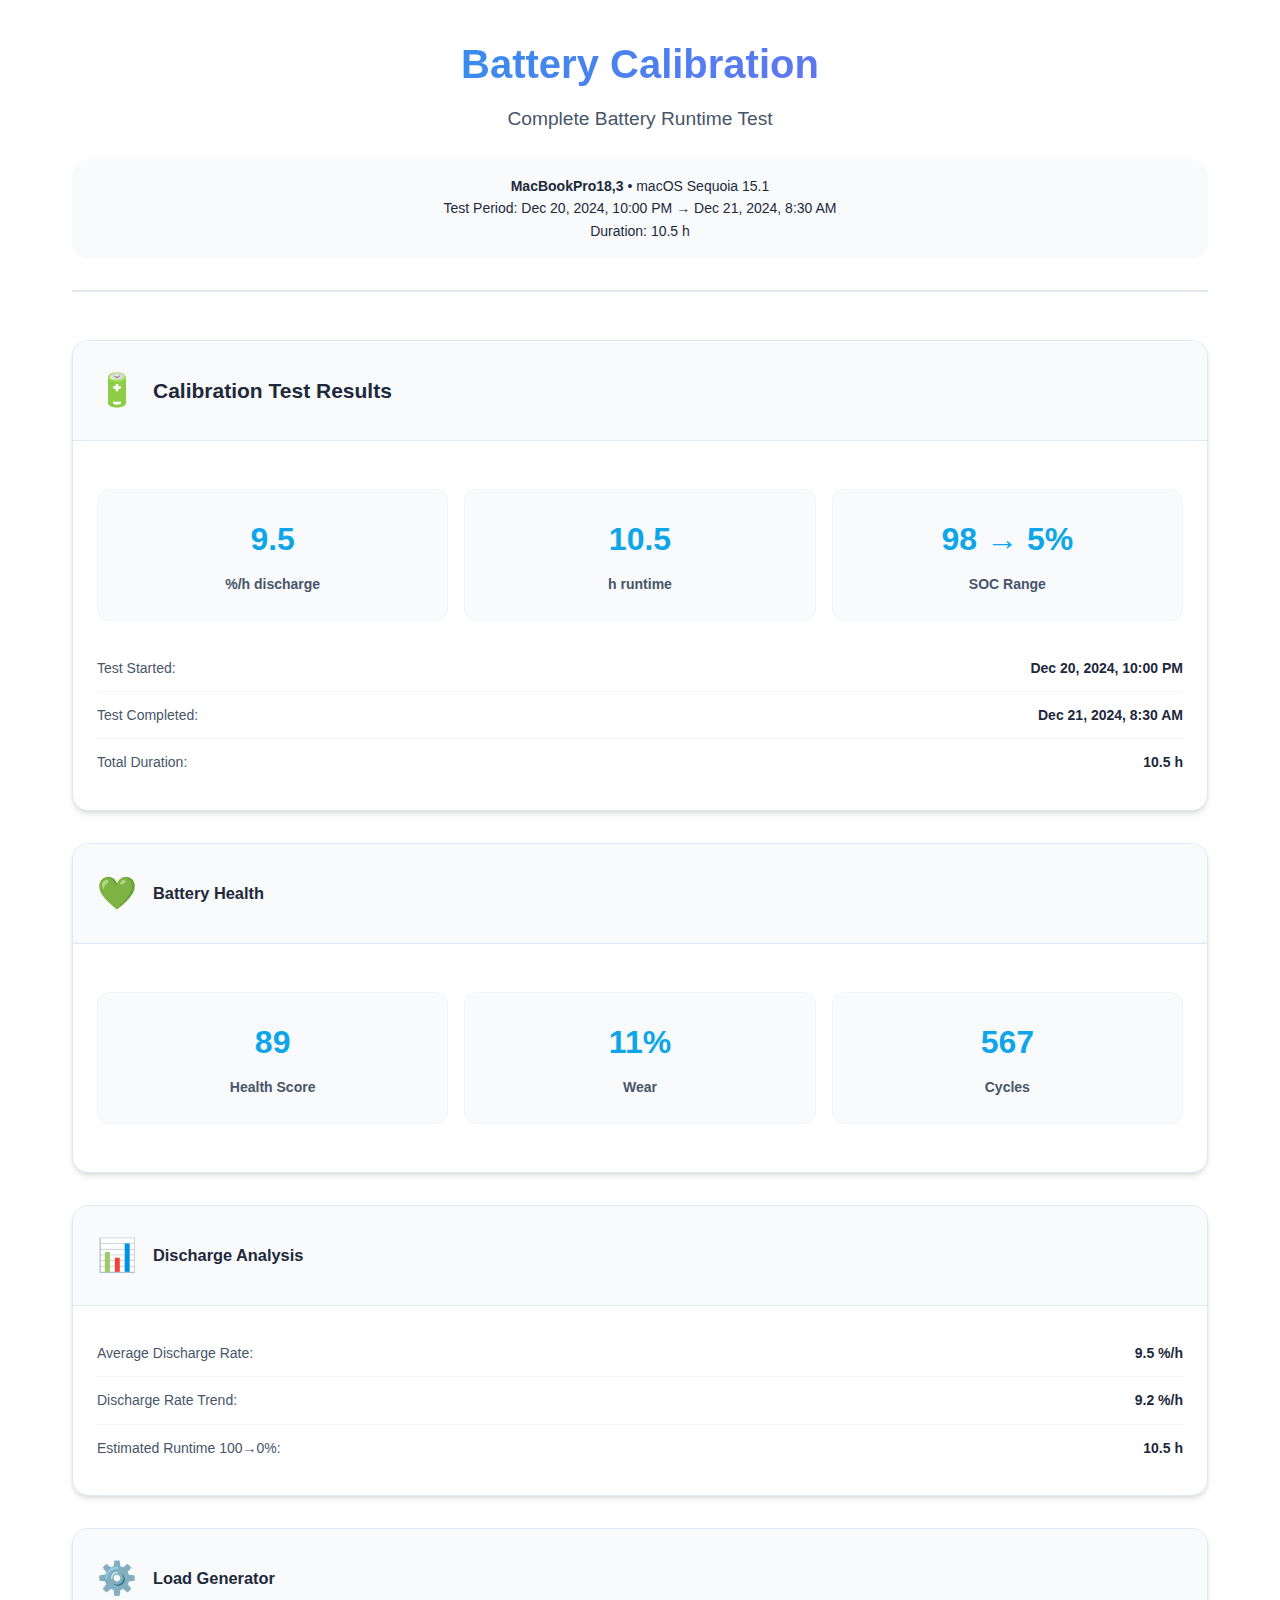
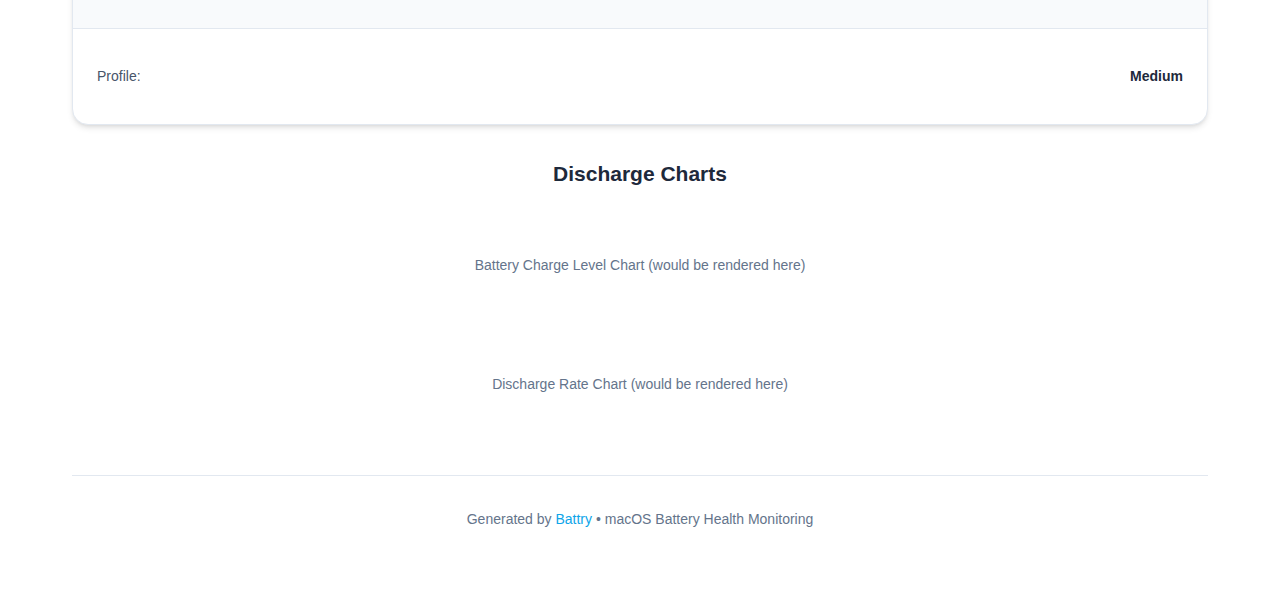
<file: test_calibration_report.html>
<!doctype html>
<html lang="en">
<head>
  <meta charset="utf-8">
  <meta name="viewport" content="width=device-width, initial-scale=1, user-scalable=yes">
  <title>Battry • Battery Calibration Report</title>
  <meta name="description" content="Detailed MacBook battery calibration report">
  <style>
    /* CSS Custom Properties with Dark/Light Theme */
    :root {
      /* Light theme colors */
      --bg-primary: #ffffff;
      --bg-secondary: #f8fafc;
      --bg-card: #ffffff;
      --text-primary: #1e293b;
      --text-secondary: #475569;
      --text-muted: #64748b;
      --border-subtle: #e2e8f0;
      --border-light: #f1f5f9;
      --accent-primary: #0ea5e9;
      --accent-secondary: #8b5cf6;
      --success: #10b981;
      --warning: #f59e0b;
      --danger: #ef4444;
      --shadow-sm: 0 1px 2px 0 rgb(0 0 0 / 0.05);
      --shadow-md: 0 4px 6px -1px rgb(0 0 0 / 0.1), 0 2px 4px -2px rgb(0 0 0 / 0.1);
      --shadow-lg: 0 10px 15px -3px rgb(0 0 0 / 0.1), 0 4px 6px -4px rgb(0 0 0 / 0.1);
    }
    
    @media (prefers-color-scheme: dark) {
      :root {
        --bg-primary: #0f172a;
        --bg-secondary: #1e293b;
        --bg-card: #1e293b;
        --text-primary: #f1f5f9;
        --text-secondary: #cbd5e1;
        --text-muted: #94a3b8;
        --border-subtle: #334155;
        --border-light: #475569;
        --accent-primary: #38bdf8;
        --accent-secondary: #a78bfa;
        --success: #34d399;
        --warning: #fbbf24;
        --danger: #f87171;
      }
    }
    
    * {
      margin: 0;
      padding: 0;
      box-sizing: border-box;
    }
    
    body {
      font-family: -apple-system, BlinkMacSystemFont, "Segoe UI", Roboto, "Helvetica Neue", Arial, sans-serif;
      background: var(--bg-primary);
      color: var(--text-primary);
      line-height: 1.6;
      font-size: 14px;
    }
    
    .container {
      max-width: 1200px;
      margin: 0 auto;
      padding: 2rem;
    }
    
    .header {
      text-align: center;
      margin-bottom: 3rem;
      padding-bottom: 2rem;
      border-bottom: 2px solid var(--border-subtle);
    }
    
    .title {
      font-size: 2.5rem;
      font-weight: 800;
      margin-bottom: 0.5rem;
      background: linear-gradient(135deg, var(--accent-primary), var(--accent-secondary));
      -webkit-background-clip: text;
      -webkit-text-fill-color: transparent;
      background-clip: text;
    }
    
    .subtitle {
      font-size: 1.2rem;
      color: var(--text-secondary);
      margin-bottom: 1rem;
    }
    
    .test-info {
      background: var(--bg-secondary);
      padding: 1rem;
      border-radius: 1rem;
      margin-top: 1.5rem;
    }
    
    .card {
      background: var(--bg-card);
      border-radius: 1rem;
      border: 1px solid var(--border-subtle);
      box-shadow: var(--shadow-md);
      margin-bottom: 2rem;
      overflow: hidden;
    }
    
    .card-header {
      display: flex;
      align-items: center;
      gap: 1rem;
      padding: 1.5rem;
      background: var(--bg-secondary);
      border-bottom: 1px solid var(--border-subtle);
    }
    
    .card-icon {
      font-size: 2rem;
    }
    
    .card-content {
      padding: 1.5rem;
    }
    
    .metrics-grid {
      display: grid;
      grid-template-columns: repeat(auto-fit, minmax(200px, 1fr));
      gap: 1rem;
      margin: 1.5rem 0;
    }
    
    .metric-card {
      background: var(--bg-secondary);
      padding: 1.5rem;
      border-radius: 0.75rem;
      text-align: center;
      border: 1px solid var(--border-light);
    }
    
    .metric-value {
      font-size: 2rem;
      font-weight: 800;
      color: var(--accent-primary);
      margin-bottom: 0.5rem;
    }
    
    .metric-label {
      color: var(--text-secondary);
      font-weight: 600;
    }
    
    .detail-row {
      display: flex;
      justify-content: space-between;
      padding: 0.75rem 0;
      border-bottom: 1px solid var(--border-light);
    }
    
    .detail-row:last-child {
      border-bottom: none;
    }
    
    .label {
      color: var(--text-secondary);
      font-weight: 500;
    }
    
    .value {
      color: var(--text-primary);
      font-weight: 600;
    }
    
    .footer {
      text-align: center;
      padding: 2rem 0;
      border-top: 1px solid var(--border-subtle);
      color: var(--text-muted);
      margin-top: 3rem;
    }
    
    .footer a {
      color: var(--accent-primary);
      text-decoration: none;
    }
    
    .footer a:hover {
      text-decoration: underline;
    }
  </style>
</head>
<body>
  <div class="container">
    <!-- Header -->
    <header class="header">
      <h1 class="title">Battery Calibration</h1>
      <p class="subtitle">Complete Battery Runtime Test</p>
      
      <div class="test-info">
        <strong>MacBookPro18,3</strong> • macOS Sequoia 15.1<br>
        Test Period: Dec 20, 2024, 10:00 PM → Dec 21, 2024, 8:30 AM<br>
        Duration: 10.5 h
      </div>
    </header>
    
    <!-- Calibration Results -->
    <div class="card">
      <div class="card-header">
        <div class="card-icon">🔋</div>
        <h2>Calibration Test Results</h2>
      </div>
      <div class="card-content">
        <div class="metrics-grid">
          <div class="metric-card">
            <div class="metric-value">9.5</div>
            <div class="metric-label">%/h discharge</div>
          </div>
          <div class="metric-card">
            <div class="metric-value">10.5</div>
            <div class="metric-label">h runtime</div>
          </div>
          <div class="metric-card">
            <div class="metric-value">98 → 5%</div>
            <div class="metric-label">SOC Range</div>
          </div>
        </div>
        
        <div class="detail-row">
          <span class="label">Test Started:</span>
          <span class="value">Dec 20, 2024, 10:00 PM</span>
        </div>
        <div class="detail-row">
          <span class="label">Test Completed:</span>
          <span class="value">Dec 21, 2024, 8:30 AM</span>
        </div>
        <div class="detail-row">
          <span class="label">Total Duration:</span>
          <span class="value">10.5 h</span>
        </div>
      </div>
    </div>
    
    <!-- Battery Health Summary -->
    <div class="card">
      <div class="card-header">
        <div class="card-icon">💚</div>
        <h3>Battery Health</h3>
      </div>
      <div class="card-content">
        <div class="metrics-grid">
          <div class="metric-card">
            <div class="metric-value">89</div>
            <div class="metric-label">Health Score</div>
          </div>
          <div class="metric-card">
            <div class="metric-value">11%</div>
            <div class="metric-label">Wear</div>
          </div>
          <div class="metric-card">
            <div class="metric-value">567</div>
            <div class="metric-label">Cycles</div>
          </div>
        </div>
      </div>
    </div>
    
    <!-- Discharge Analysis -->
    <div class="card">
      <div class="card-header">
        <div class="card-icon">📊</div>
        <h3>Discharge Analysis</h3>
      </div>
      <div class="card-content">
        <div class="detail-row">
          <span class="label">Average Discharge Rate:</span>
          <span class="value">9.5 %/h</span>
        </div>
        <div class="detail-row">
          <span class="label">Discharge Rate Trend:</span>
          <span class="value">9.2 %/h</span>
        </div>
        <div class="detail-row">
          <span class="label">Estimated Runtime 100→0%:</span>
          <span class="value">10.5 h</span>
        </div>
      </div>
    </div>
    
    <!-- Load Generator -->
    <div class="card">
      <div class="card-header">
        <div class="card-icon">⚙️</div>
        <h3>Load Generator</h3>
      </div>
      <div class="card-content">
        <div class="detail-row">
          <span class="label">Profile:</span>
          <span class="value">Medium</span>
        </div>
      </div>
    </div>
    
    <!-- Charts Section -->
    <section class="charts-section">
      <h2 style="text-align: center; margin-bottom: 2rem; color: var(--text-primary);">Discharge Charts</h2>
      <div style="background: var(--bg-card); border-radius: 1rem; padding: 2rem; margin-bottom: 2rem; text-align: center; color: var(--text-muted);">
        Battery Charge Level Chart (would be rendered here)
      </div>
      <div style="background: var(--bg-card); border-radius: 1rem; padding: 2rem; margin-bottom: 2rem; text-align: center; color: var(--text-muted);">
        Discharge Rate Chart (would be rendered here)
      </div>
    </section>
    
    <!-- Footer -->
    <footer class="footer">
      <p>Generated by <a href="https://github.com/region23/Battry" target="_blank">Battry</a> • macOS Battery Health Monitoring</p>
    </footer>
  </div>
</body>
</html>
</file>
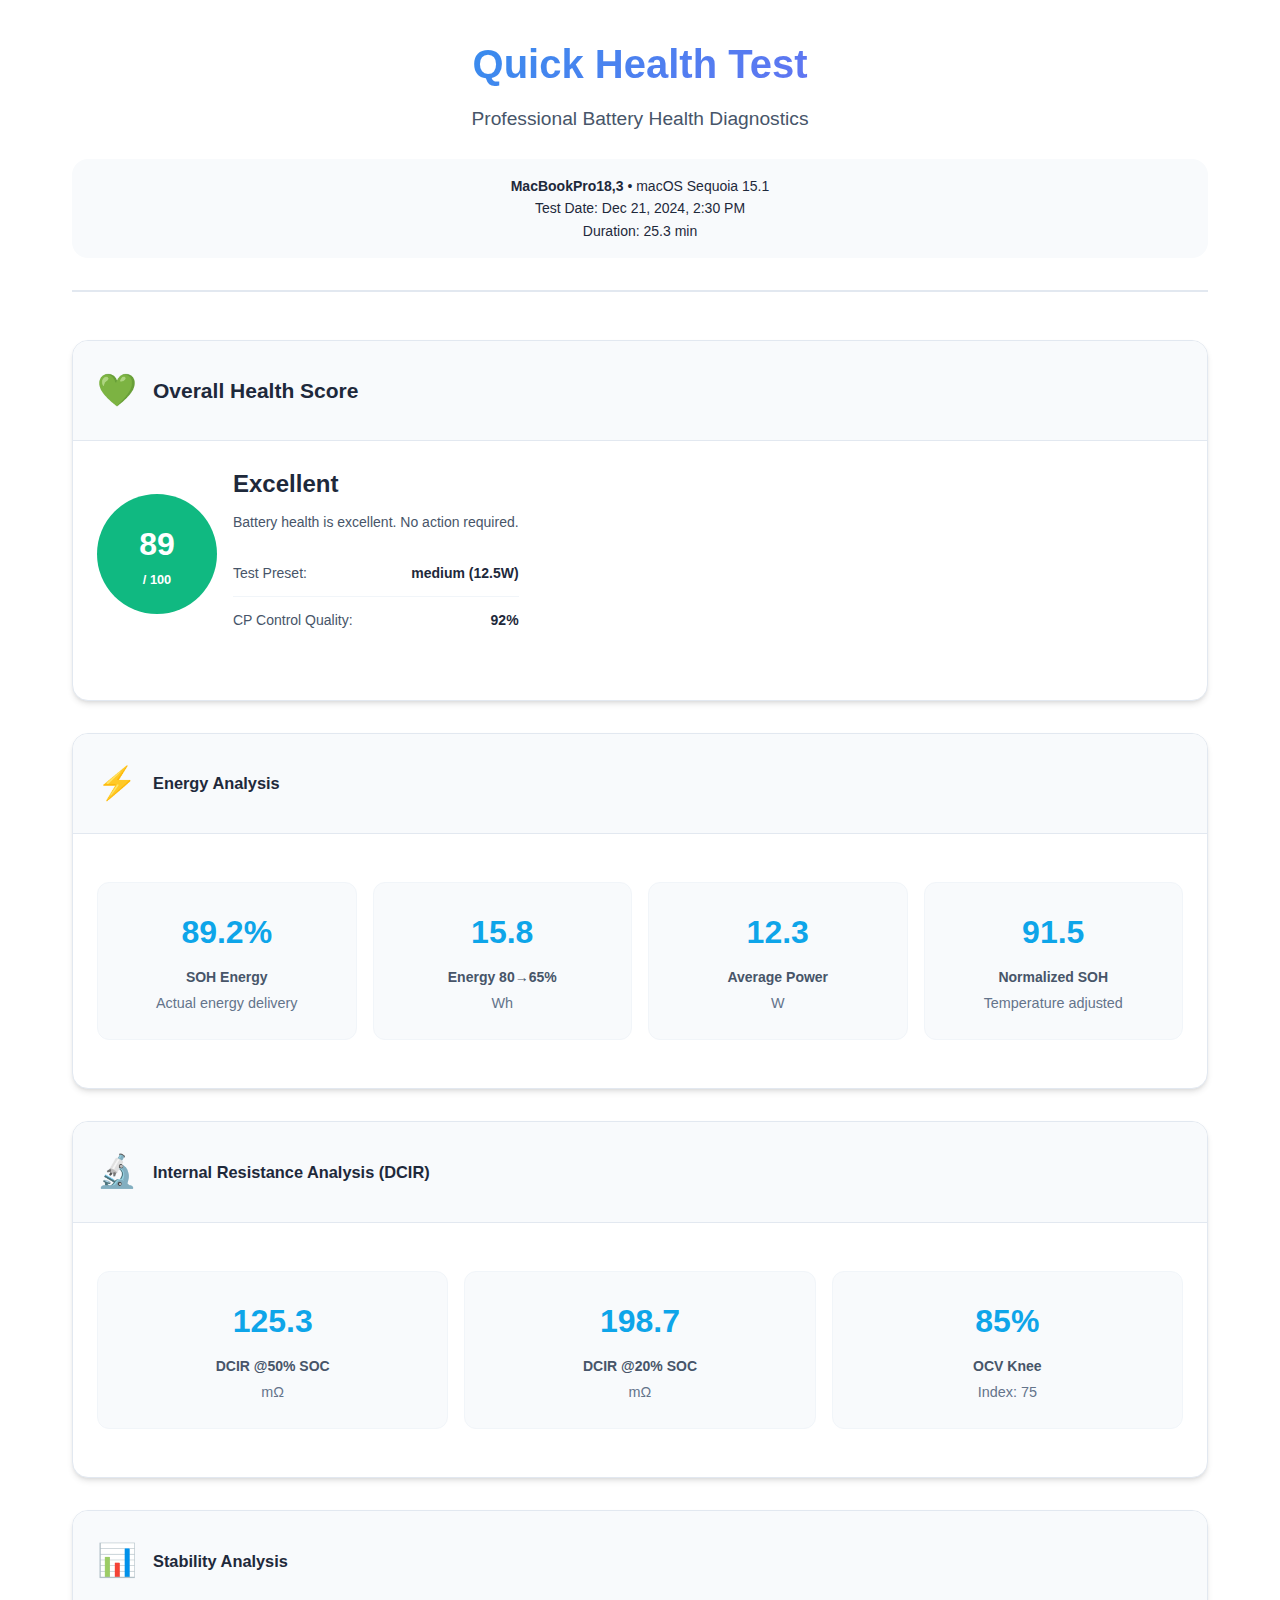
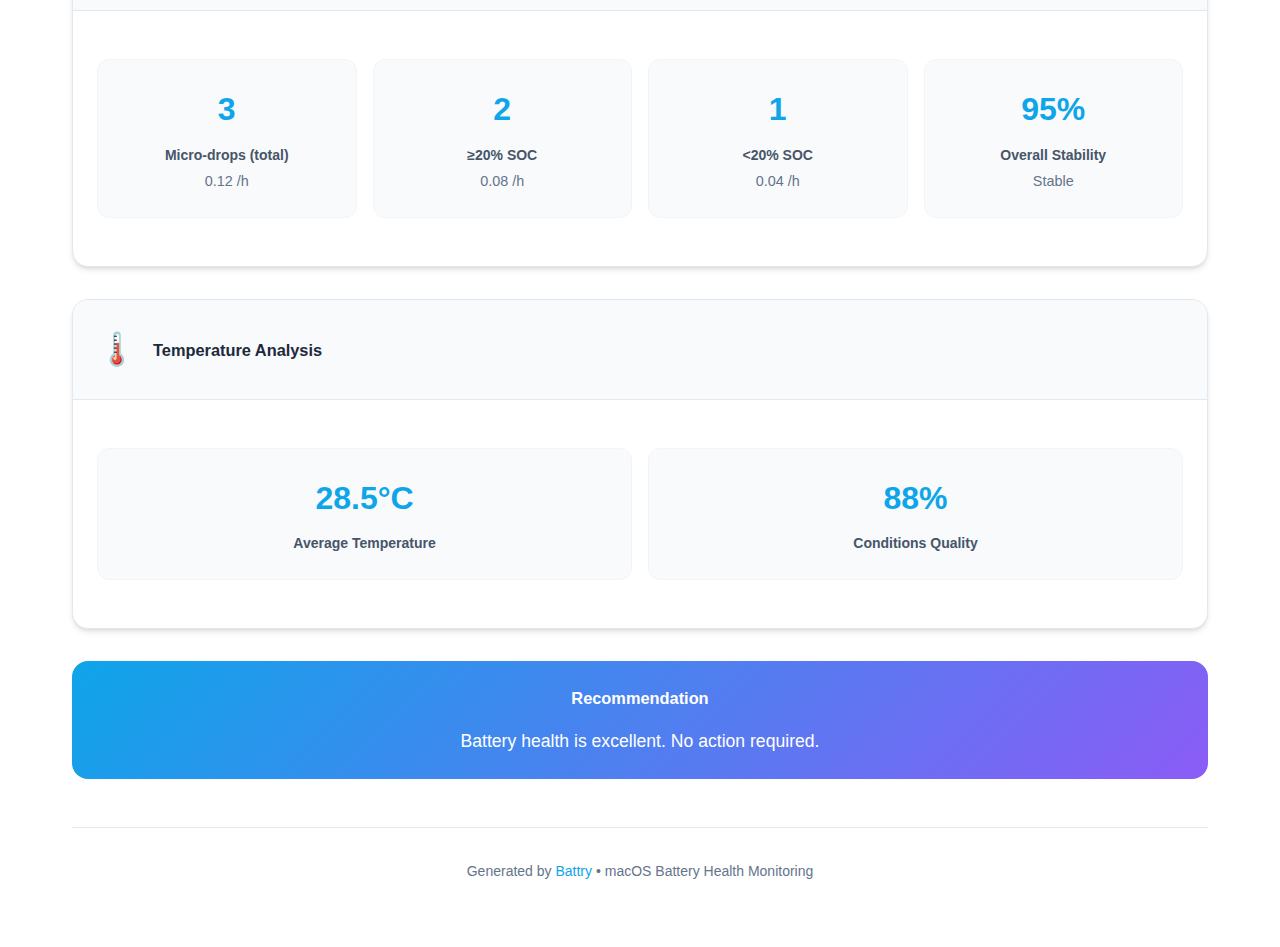
<file: test_quick_health_report.html>
<!doctype html>
<html lang="en">
<head>
  <meta charset="utf-8">
  <meta name="viewport" content="width=device-width, initial-scale=1, user-scalable=yes">
  <title>Battry • Quick Battery Health Test</title>
  <meta name="description" content="MacBook quick battery health test results">
  <style>
    /* CSS Custom Properties with Dark/Light Theme */
    :root {
      /* Light theme colors */
      --bg-primary: #ffffff;
      --bg-secondary: #f8fafc;
      --bg-card: #ffffff;
      --text-primary: #1e293b;
      --text-secondary: #475569;
      --text-muted: #64748b;
      --border-subtle: #e2e8f0;
      --border-light: #f1f5f9;
      --accent-primary: #0ea5e9;
      --accent-secondary: #8b5cf6;
      --success: #10b981;
      --warning: #f59e0b;
      --danger: #ef4444;
      --shadow-sm: 0 1px 2px 0 rgb(0 0 0 / 0.05);
      --shadow-md: 0 4px 6px -1px rgb(0 0 0 / 0.1), 0 2px 4px -2px rgb(0 0 0 / 0.1);
      --shadow-lg: 0 10px 15px -3px rgb(0 0 0 / 0.1), 0 4px 6px -4px rgb(0 0 0 / 0.1);
    }
    
    @media (prefers-color-scheme: dark) {
      :root {
        --bg-primary: #0f172a;
        --bg-secondary: #1e293b;
        --bg-card: #1e293b;
        --text-primary: #f1f5f9;
        --text-secondary: #cbd5e1;
        --text-muted: #94a3b8;
        --border-subtle: #334155;
        --border-light: #475569;
        --accent-primary: #38bdf8;
        --accent-secondary: #a78bfa;
        --success: #34d399;
        --warning: #fbbf24;
        --danger: #f87171;
      }
    }
    
    * {
      margin: 0;
      padding: 0;
      box-sizing: border-box;
    }
    
    body {
      font-family: -apple-system, BlinkMacSystemFont, "Segoe UI", Roboto, "Helvetica Neue", Arial, sans-serif;
      background: var(--bg-primary);
      color: var(--text-primary);
      line-height: 1.6;
      font-size: 14px;
    }
    
    .container {
      max-width: 1200px;
      margin: 0 auto;
      padding: 2rem;
    }
    
    .header {
      text-align: center;
      margin-bottom: 3rem;
      padding-bottom: 2rem;
      border-bottom: 2px solid var(--border-subtle);
    }
    
    .title {
      font-size: 2.5rem;
      font-weight: 800;
      margin-bottom: 0.5rem;
      background: linear-gradient(135deg, var(--accent-primary), var(--accent-secondary));
      -webkit-background-clip: text;
      -webkit-text-fill-color: transparent;
      background-clip: text;
    }
    
    .subtitle {
      font-size: 1.2rem;
      color: var(--text-secondary);
      margin-bottom: 1rem;
    }
    
    .test-info {
      background: var(--bg-secondary);
      padding: 1rem;
      border-radius: 1rem;
      margin-top: 1.5rem;
    }
    
    .card {
      background: var(--bg-card);
      border-radius: 1rem;
      border: 1px solid var(--border-subtle);
      box-shadow: var(--shadow-md);
      margin-bottom: 2rem;
      overflow: hidden;
    }
    
    .card-header {
      display: flex;
      align-items: center;
      gap: 1rem;
      padding: 1.5rem;
      background: var(--bg-secondary);
      border-bottom: 1px solid var(--border-subtle);
    }
    
    .card-icon {
      font-size: 2rem;
    }
    
    .card-content {
      padding: 1.5rem;
    }
    
    .health-score {
      display: flex;
      align-items: center;
      gap: 1rem;
      margin-bottom: 2rem;
    }
    
    .score-circle {
      width: 120px;
      height: 120px;
      border-radius: 50%;
      display: flex;
      align-items: center;
      justify-content: center;
      flex-direction: column;
      font-size: 2rem;
      font-weight: 800;
      color: white;
    }
    
    .score-circle.excellent { background: var(--success); }
    .score-circle.good { background: var(--warning); }
    .score-circle.fair { background: #f97316; }
    .score-circle.poor { background: var(--danger); }
    
    .score-details h3 {
      font-size: 1.5rem;
      margin-bottom: 0.5rem;
    }
    
    .metrics-grid {
      display: grid;
      grid-template-columns: repeat(auto-fit, minmax(200px, 1fr));
      gap: 1rem;
      margin: 1.5rem 0;
    }
    
    .metric-card {
      background: var(--bg-secondary);
      padding: 1.5rem;
      border-radius: 0.75rem;
      text-align: center;
      border: 1px solid var(--border-light);
    }
    
    .metric-value {
      font-size: 2rem;
      font-weight: 800;
      color: var(--accent-primary);
      margin-bottom: 0.5rem;
    }
    
    .metric-label {
      color: var(--text-secondary);
      font-weight: 600;
    }
    
    .metric-sublabel {
      color: var(--text-muted);
      font-size: 0.9rem;
      margin-top: 0.25rem;
    }
    
    .detail-row {
      display: flex;
      justify-content: space-between;
      padding: 0.75rem 0;
      border-bottom: 1px solid var(--border-light);
    }
    
    .detail-row:last-child {
      border-bottom: none;
    }
    
    .label {
      color: var(--text-secondary);
      font-weight: 500;
    }
    
    .value {
      color: var(--text-primary);
      font-weight: 600;
    }
    
    .recommendation {
      background: linear-gradient(135deg, var(--accent-primary), var(--accent-secondary));
      color: white;
      padding: 1.5rem;
      border-radius: 1rem;
      margin-top: 2rem;
      text-align: center;
    }
    
    .footer {
      text-align: center;
      padding: 2rem 0;
      border-top: 1px solid var(--border-subtle);
      color: var(--text-muted);
      margin-top: 3rem;
    }
    
    .footer a {
      color: var(--accent-primary);
      text-decoration: none;
    }
    
    .footer a:hover {
      text-decoration: underline;
    }
  </style>
</head>
<body>
  <div class="container">
    <!-- Header -->
    <header class="header">
      <h1 class="title">Quick Health Test</h1>
      <p class="subtitle">Professional Battery Health Diagnostics</p>
      
      <div class="test-info">
        <strong>MacBookPro18,3</strong> • macOS Sequoia 15.1<br>
        Test Date: Dec 21, 2024, 2:30 PM<br>
        Duration: 25.3 min
      </div>
    </header>
    
    <!-- Health Score Overview -->
    <div class="card">
      <div class="card-header">
        <div class="card-icon">💚</div>
        <h2>Overall Health Score</h2>
      </div>
      <div class="card-content">
        <div class="health-score">
          <div class="score-circle excellent">
            <div>89</div>
            <div style="font-size: 0.8rem;">/ 100</div>
          </div>
          <div class="score-details">
            <h3>Excellent</h3>
            <p style="color: var(--text-secondary); margin-bottom: 1rem;">Battery health is excellent. No action required.</p>
            <div class="detail-row">
              <span class="label">Test Preset:</span>
              <span class="value">medium (12.5W)</span>
            </div>
            <div class="detail-row">
              <span class="label">CP Control Quality:</span>
              <span class="value">92%</span>
            </div>
          </div>
        </div>
      </div>
    </div>
    
    <!-- Energy Analysis -->
    <div class="card">
      <div class="card-header">
        <div class="card-icon">⚡</div>
        <h3>Energy Analysis</h3>
      </div>
      <div class="card-content">
        <div class="metrics-grid">
          <div class="metric-card">
            <div class="metric-value">89.2%</div>
            <div class="metric-label">SOH Energy</div>
            <div class="metric-sublabel">Actual energy delivery</div>
          </div>
          <div class="metric-card">
            <div class="metric-value">15.8</div>
            <div class="metric-label">Energy 80→65%</div>
            <div class="metric-sublabel">Wh</div>
          </div>
          <div class="metric-card">
            <div class="metric-value">12.3</div>
            <div class="metric-label">Average Power</div>
            <div class="metric-sublabel">W</div>
          </div>
          <div class="metric-card">
            <div class="metric-value">91.5</div>
            <div class="metric-label">Normalized SOH</div>
            <div class="metric-sublabel">Temperature adjusted</div>
          </div>
        </div>
      </div>
    </div>
    
    <!-- DCIR Analysis -->
    <div class="card">
      <div class="card-header">
        <div class="card-icon">🔬</div>
        <h3>Internal Resistance Analysis (DCIR)</h3>
      </div>
      <div class="card-content">
        <div class="metrics-grid">
          <div class="metric-card">
            <div class="metric-value">125.3</div>
            <div class="metric-label">DCIR @50% SOC</div>
            <div class="metric-sublabel">mΩ</div>
          </div>
          <div class="metric-card">
            <div class="metric-value">198.7</div>
            <div class="metric-label">DCIR @20% SOC</div>
            <div class="metric-sublabel">mΩ</div>
          </div>
          <div class="metric-card">
            <div class="metric-value">85%</div>
            <div class="metric-label">OCV Knee</div>
            <div class="metric-sublabel">Index: 75</div>
          </div>
        </div>
      </div>
    </div>
    
    <!-- Stability Analysis -->
    <div class="card">
      <div class="card-header">
        <div class="card-icon">📊</div>
        <h3>Stability Analysis</h3>
      </div>
      <div class="card-content">
        <div class="metrics-grid">
          <div class="metric-card">
            <div class="metric-value">3</div>
            <div class="metric-label">Micro-drops (total)</div>
            <div class="metric-sublabel">0.12 /h</div>
          </div>
          <div class="metric-card">
            <div class="metric-value">2</div>
            <div class="metric-label">≥20% SOC</div>
            <div class="metric-sublabel">0.08 /h</div>
          </div>
          <div class="metric-card">
            <div class="metric-value">1</div>
            <div class="metric-label">&lt;20% SOC</div>
            <div class="metric-sublabel">0.04 /h</div>
          </div>
          <div class="metric-card">
            <div class="metric-value">95%</div>
            <div class="metric-label">Overall Stability</div>
            <div class="metric-sublabel">Stable</div>
          </div>
        </div>
      </div>
    </div>
    
    <!-- Temperature Analysis -->
    <div class="card">
      <div class="card-header">
        <div class="card-icon">🌡️</div>
        <h3>Temperature Analysis</h3>
      </div>
      <div class="card-content">
        <div class="metrics-grid">
          <div class="metric-card">
            <div class="metric-value">28.5°C</div>
            <div class="metric-label">Average Temperature</div>
          </div>
          <div class="metric-card">
            <div class="metric-value">88%</div>
            <div class="metric-label">Conditions Quality</div>
          </div>
        </div>
      </div>
    </div>
    
    <!-- Recommendation -->
    <div class="recommendation">
      <h3 style="margin-bottom: 1rem;">Recommendation</h3>
      <p style="font-size: 1.1rem;">Battery health is excellent. No action required.</p>
    </div>
    
    <!-- Footer -->
    <footer class="footer">
      <p>Generated by <a href="https://github.com/region23/Battry" target="_blank">Battry</a> • macOS Battery Health Monitoring</p>
    </footer>
  </div>
</body>
</html>
</file>
